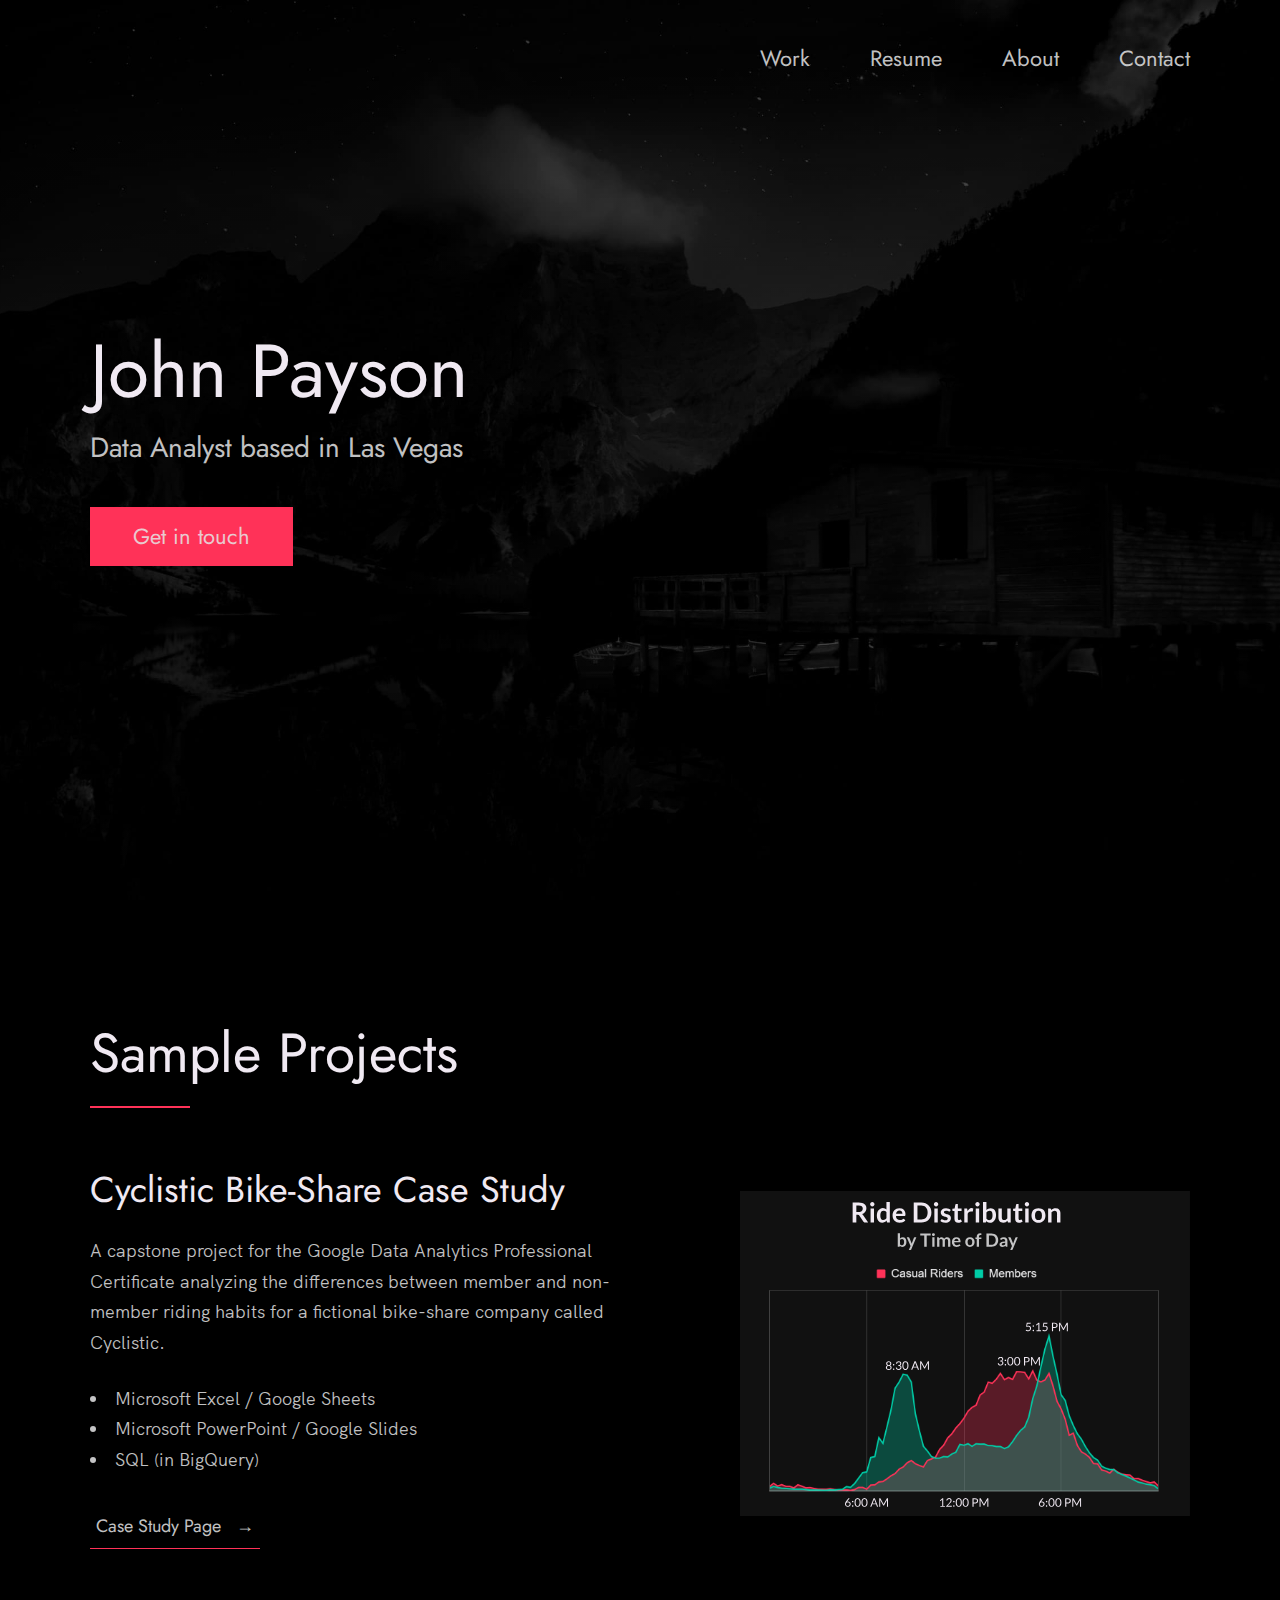
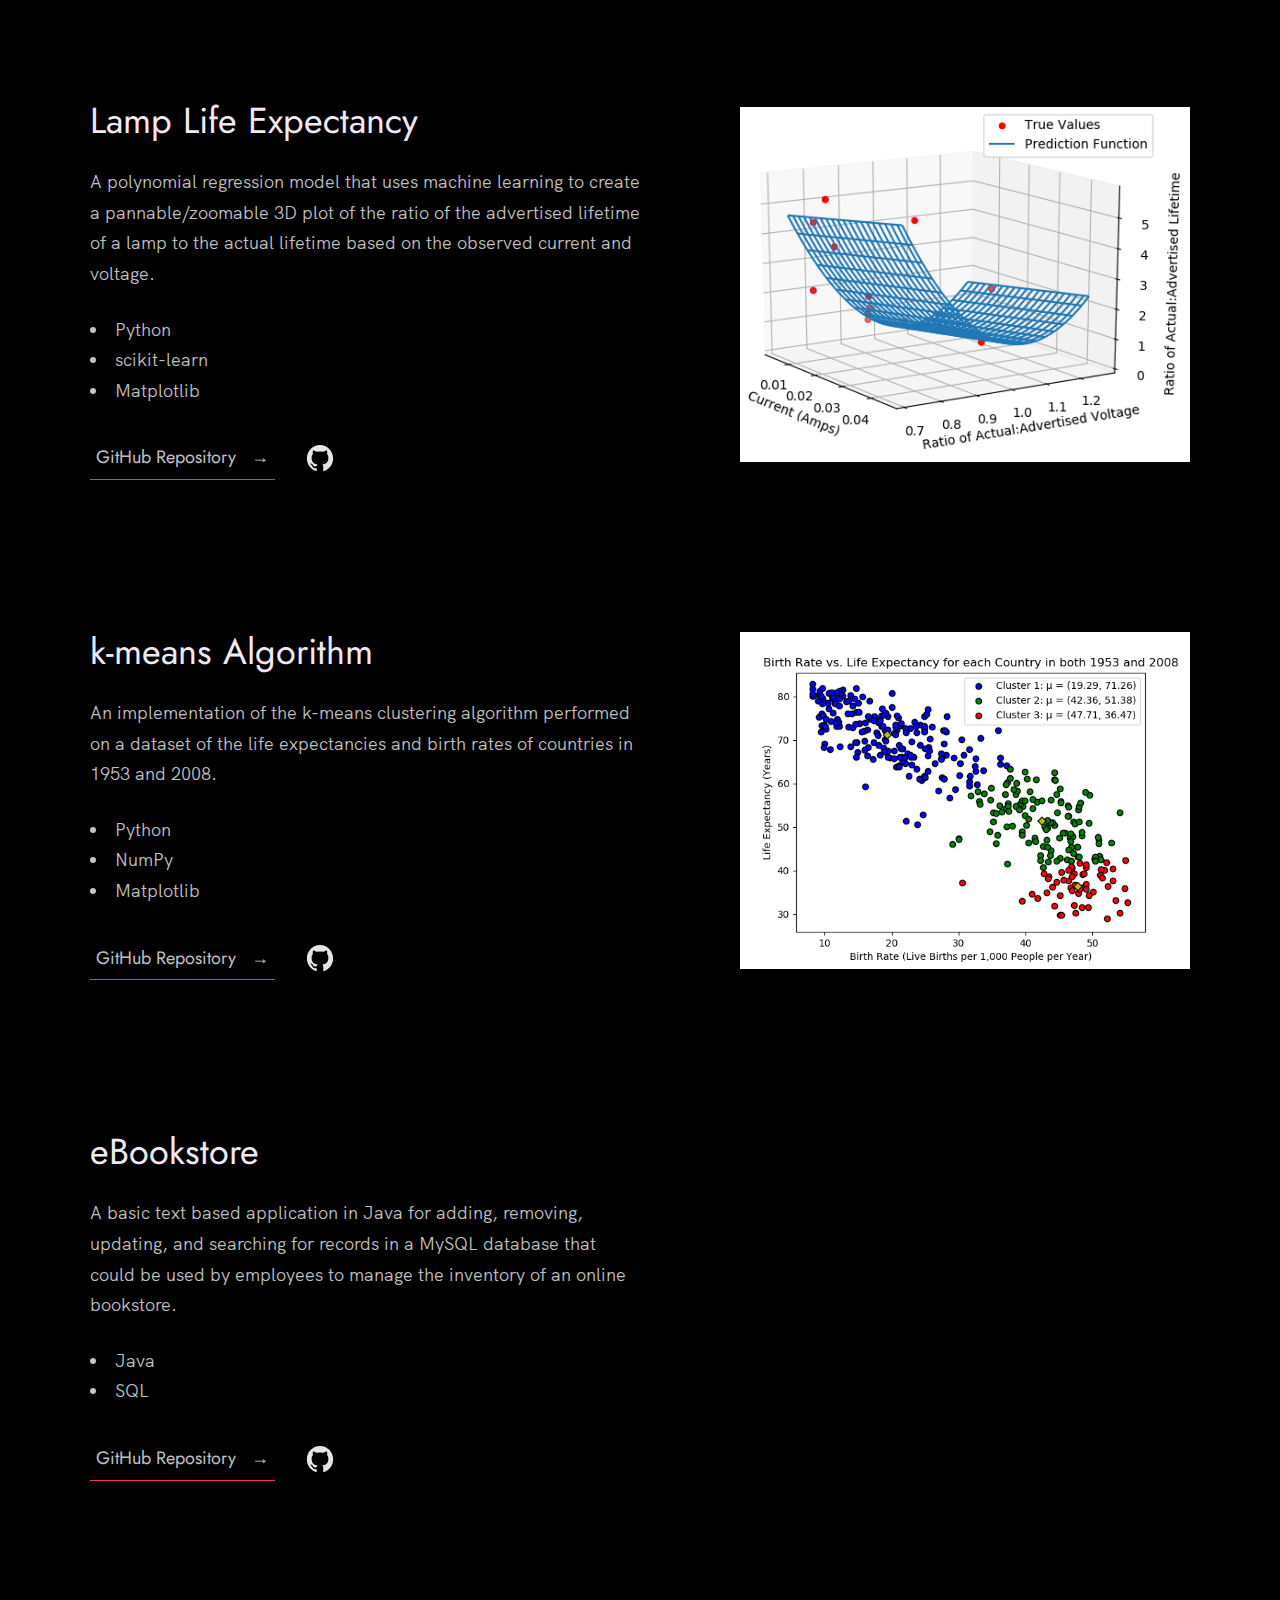
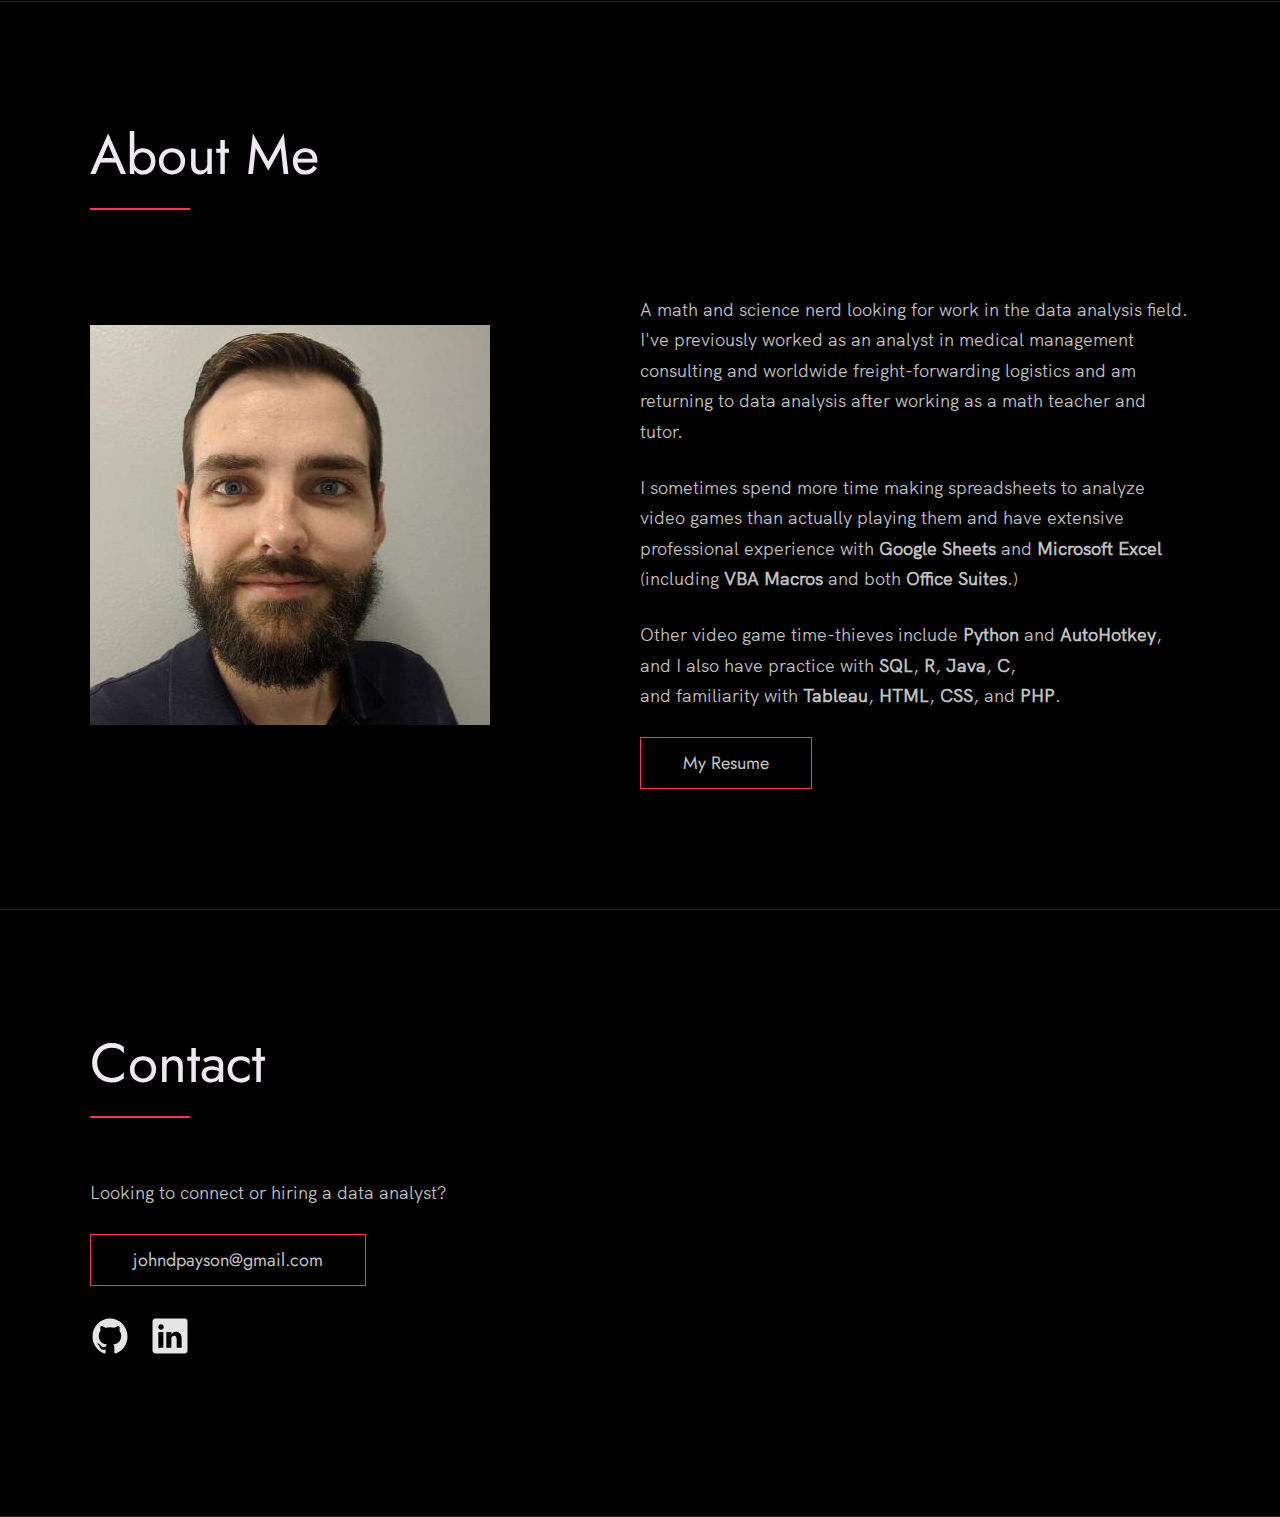
<file: index.html>
<!DOCTYPE html>
<html lang="en">

<head>
  <meta charset="UTF-8" />
  <meta name="viewport" content="width=device-width, initial-scale=1.0" />
  <link rel="shortcut icon" type="image/png" href="./images/favicon.png" />

  <title>
    John Payson | A Data Analyst based in Las Vegas
  </title>

  <meta name="description" content="Data Analyst industrial engineer based in Las Vegas looking for work in person or remote remotely">
  <!-- Add some coding keywords below, Ex: (React, CSS etc) -->
  <meta name="keywords" content="John Payson math statistics coding data analysis Microsoft Excel Google Sheets Office Suites GSuite Google Workspace VBA Macros SQL R Java C Tableau Visualization PowerPoint Slides HTML CSS PHP VLOOKUP Pivot Table INDEX MATCH" />
  <link rel="stylesheet" href="index.css" />
</head>

<body>

  <!-- ***** Header ***** -->

  <header class="header" role="banner" id="top">
    <div class="row">
      <nav class="nav" role="navigation">
        <ul class="nav__items">
          <li class="nav__item"><a href="#work" class="nav__link">Work</a></li>
          <li class="nav__item"><a href="John_Payson_Resume.pdf" class="nav__link">Resume</a></li>
		  <!--<li class="nav__item"><a href="#clients" class="nav__link">Clients</a></li>-->
          <li class="nav__item">
            <a href="#about" class="nav__link">About</a>
          </li>
          <li class="nav__item">
            <a href="#contact" class="nav__link">Contact</a>
          </li>
        </ul>
      </nav>
    </div>
    <div class="header__text-box row">
      <div class="header__text">
        <h1 class="heading-primary">
          <span>John Payson</span>
        </h1>
        <p>Data Analyst based in Las Vegas</p>
        <a href="#contact" class="btn btn--pink">Get in touch</a>
      </div>
    </div>
  </header>

  <main role="main">

    <!-- ***** Work ***** -->

    <section class="work" id="work">
      <div class="row">
        <h2>Sample Projects</h2>
        <div class="work__boxes">

          <div class="work__box">
            <div class="work__text">
              <h3>Cyclistic Bike-Share Case Study</h3>
              <p>
				A capstone project for the Google Data Analytics Professional Certificate analyzing the differences between member and non-member riding habits for a fictional bike-share company called Cyclistic.
              </p>
              <ul class="work__list">
                <li>Microsoft Excel / Google Sheets</li>
                <li>Microsoft PowerPoint / Google Slides</li>
				<li>SQL (in BigQuery)</li>

              </ul>

              <div class="work__links">
				
                <a href="case_study.html" class="link__text">
                  Case Study Page <span>&rarr;</span>
                </a>
              </div>
            </div>
            <div class="work__image-box">
              <img src="./images/cyclistic_preview.svg" class="work__image" alt="A Sample Case Study on Publicly Available Bike-Share Data" />
            </div>
          </div>
		  
          <div class="work__box">
            <div class="work__text">
              <h3>Lamp Life Expectancy</h3>
              <p>
                A polynomial regression model that uses machine learning to create a pannable/zoomable 3D plot of the ratio of the advertised lifetime of a lamp to the actual lifetime based on the observed current and voltage.
              </p>
              <ul class="work__list">
                <li>Python</li>
                <li>scikit-learn</li>
				<li>Matplotlib</li>

              </ul>

              <div class="work__links">
				
                <a href="https://github.com/jpayson/lamp-life-expectancy" class="link__text">
                  GitHub Repository <span>&rarr;</span>
                </a>
                <a href="https://github.com/jpayson/lamp-life-expectancy" title="View Source Code" target="_blank">
                  <img src="./images/github.svg" class="work__code" alt="GitHub">
                </a>
              </div>
            </div>
            <div class="work__image-box">
              <img src="./images/lamplife_example_plot.png" class="work__image" alt="Example Plot of Lamp Life Regression Function" />
            </div>
          </div>

          <div class="work__box">
            <div class="work__text">
              <h3>k-means Algorithm</h3>
              <p>
                An implementation of the k-means clustering algorithm performed on a dataset of the life expectancies and birth rates of countries in 1953 and 2008.
              </p>
              <ul class="work__list">
                <li>Python</li>
                <li>NumPy</li>
                <li>Matplotlib</li>
              </ul>

              <div class="work__links">
                <a href="https://github.com/jpayson/k-means-algorithm" class="link__text">
                  GitHub Repository <span>&rarr;</span>
                </a>
                <a href="https://github.com/jpayson/k-means-algorithm">
                  <img src="./images/github.svg" class="work__code" title="View Source Code" alt="GitHub">
                </a>
              </div>
            </div>
            <div class="work__image-box">
              <img src="./images/k_means_example_figure.png" class="work__image" alt="Example Plot using 3 clusters based on data from 1953 and 2008" />
            </div>
          </div>

          <div class="work__box">
            <div class="work__text">
              <h3>eBookstore</h3>
              <p>
                A basic text based application in Java for adding, removing, updating, and searching for records in a MySQL database that could be used by employees to manage the inventory of an online bookstore.
              </p>
              <ul class="work__list">
                <li>Java</li>
                <li>SQL</li>
              </ul>

              <div class="work__links">
                <a href="https://github.com/jpayson/eBookstore" class="link__text">
                  GitHub Repository <span>&rarr;</span>
                </a>
				
                <a href="https://github.com/jpayson/eBookstore">
                  <img src="./images/github.svg" class="work__code" title="View Source Code" alt="GitHub">
                </a>
              </div>
            </div>
            <!--<div class="work__image-box">
              <img src="./images/project-3.png" class="work__image" alt="Project 3" />
            </div>-->
          </div>
        </div>
      </div>
    </section>

    <!-- ***** Clients ***** --

    <section class="client" id="clients">
      <div class="row">
        <h2>Clients</h2>
        <div class="client__logos">
          <img src="./images/example.png" class="client__logo" alt="Company 2" />
        </div>
      </div>
    </section>
-->
    <!-- ***** About ***** -->
    <section class="about" id="about">
      <div class="row">
        <h2>About Me</h2>
        <div class="about__content">
          <div class="about__text">
            <p>
              A math and science nerd looking for work in the data analysis field. 
		  I've previously worked as an analyst in medical management consulting and worldwide freight-forwarding logistics
		  and am returning to data analysis after working as a math teacher and tutor.
			</p><p>
		  I sometimes spend more time making spreadsheets to analyze video games than actually playing them
		  and have extensive professional experience with <b>Google Sheets</b> and <b>Microsoft Excel</b> <br>
		  (including <b>VBA Macros</b> and both <b>Office Suites</b>.)
			</p><p>
		  Other video game time-thieves include <b>Python</b> and <b>AutoHotkey</b>,<br>
		  and I also have practice with <b>SQL</b>, <b>R</b>, <b>Java</b>, <b>C</b>,<br>
		  and familiarity with <b>Tableau</b>, <b>HTML</b>, <b>CSS</b>, and <b>PHP</b>.
            </p>
            <!-- resume link -->
            <a href="John_Payson_Resume.pdf" class="btn">My Resume</a>
          </div>

          <div class="about__photo-container">
            <img class="about__photo" src="./images/john-payson.jpg" alt="" />
          </div>
        </div>
      </div>
    </section>
  </main>
  
  <!-- ***** Contact ***** -->

  <section class="contact" id="contact">
    <div class="row">
      <h2>Contact</h2>
      <div class="contact__info">
        <p>
          Looking to connect or hiring a data analyst?
        </p>
        <a href="mailto:johndpayson@gmail.com" class="btn">johndpayson@gmail.com</a>
      <ul class="footer__social-links">
        <li class="footer__social-link-item">
          <a href="https://github.com/jpayson" title="Link to Github Profile">
            <img src="./images/github.svg" class="footer__social-image" alt="Github">
          </a>
        </li>
        <li class="footer__social-link-item">
          <a href="https://www.linkedin.com/in/johndpayson/">
            <img src="./images/linkedin.svg" title="Link to Linkedin Profile" class="footer__social-image" alt="Linkedin">
          </a>
        </li>
      </ul>
      </div>
    </div>
  </section>

  <a href="#top" class="back-to-top" title="Back to Top">
    <img src="./images/arrow-up.svg" alt="Back to Top" class="back-to-top__image"/>
  </a>
  <script src="./index.js"></script>
</body>

</html>
</file>
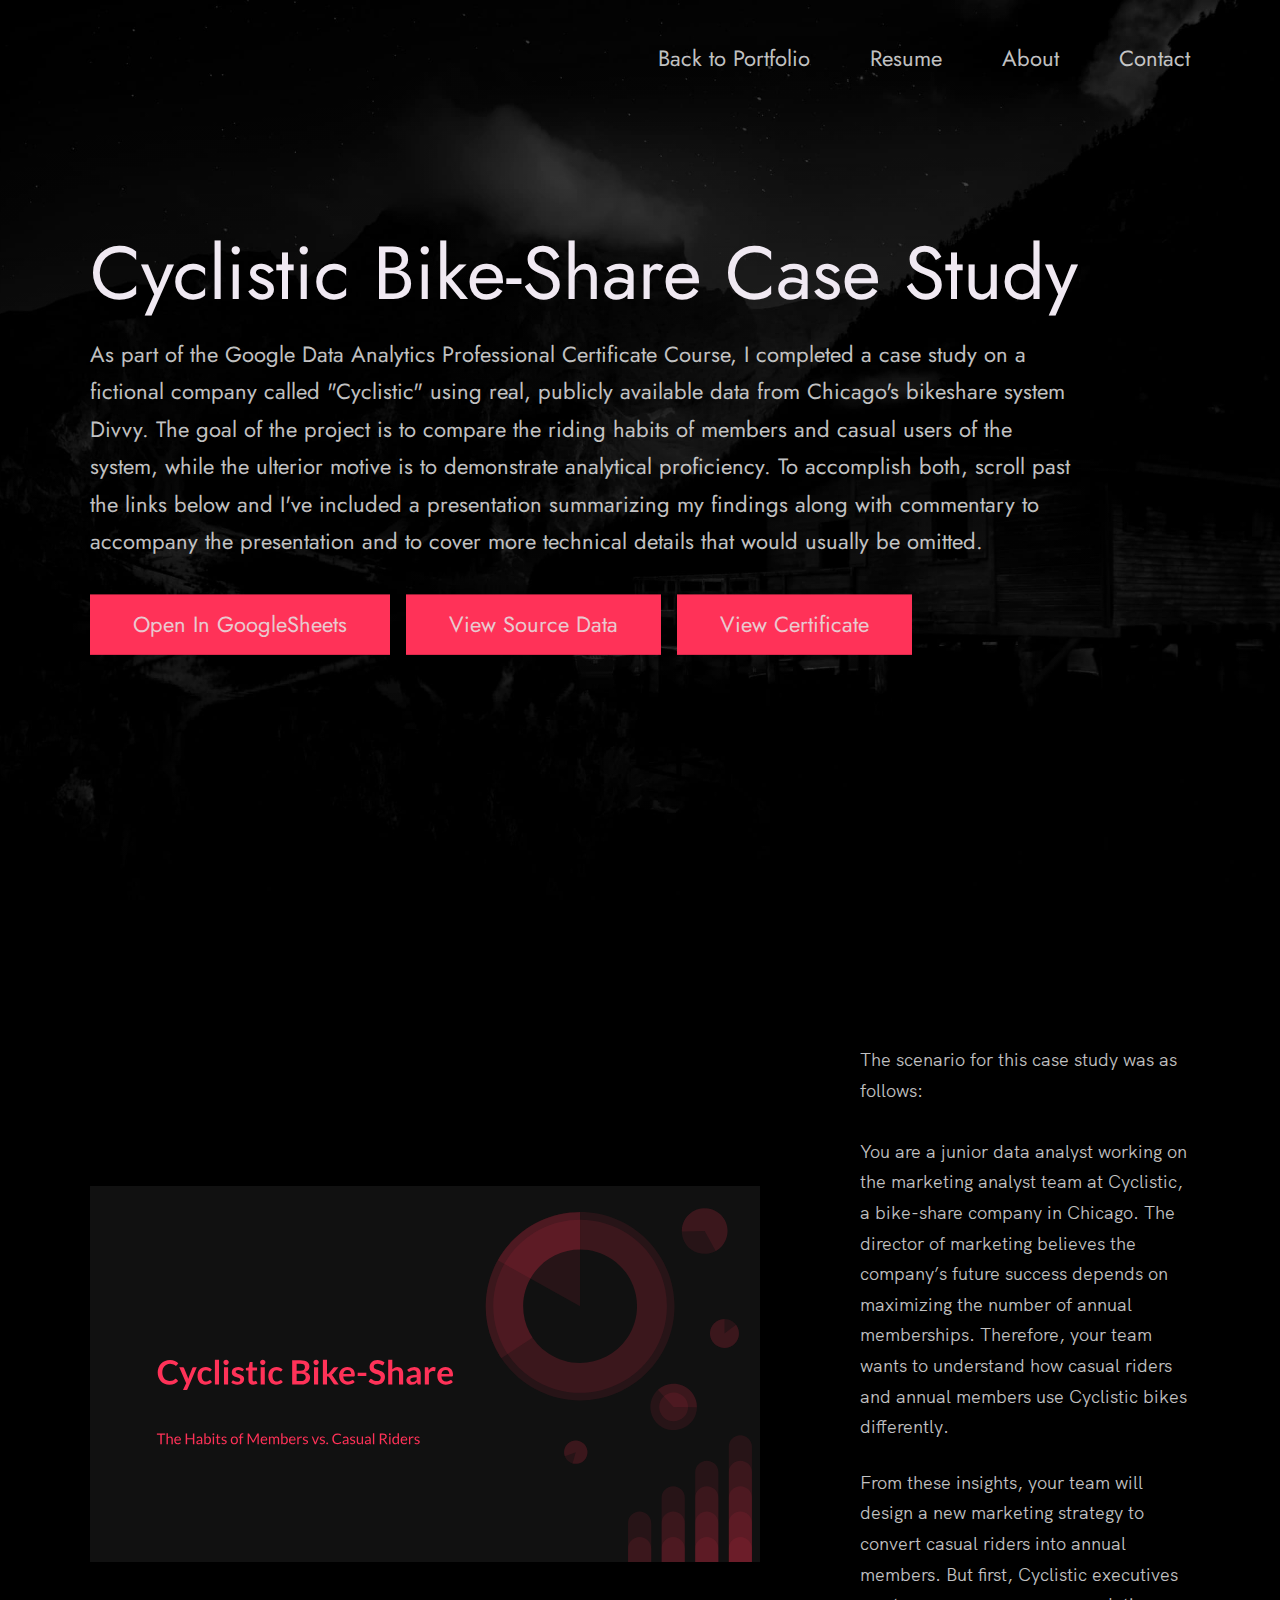
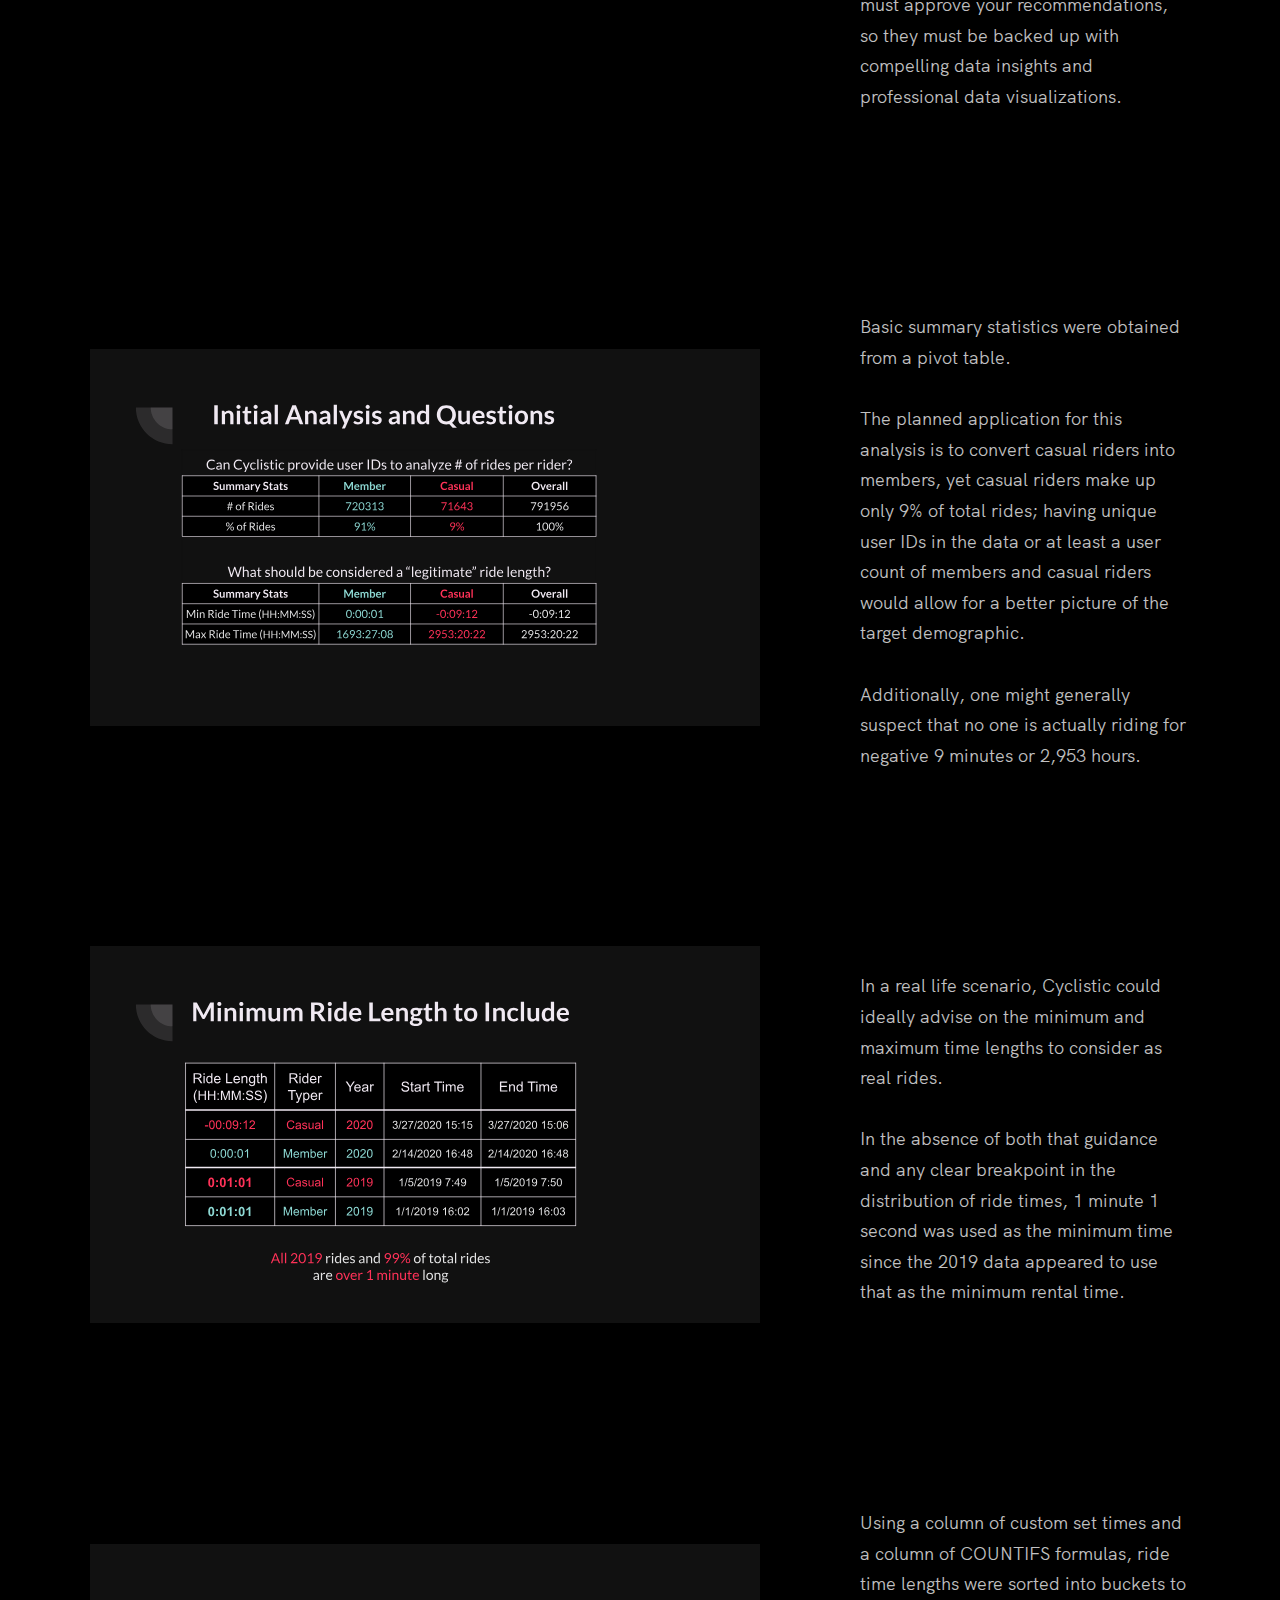
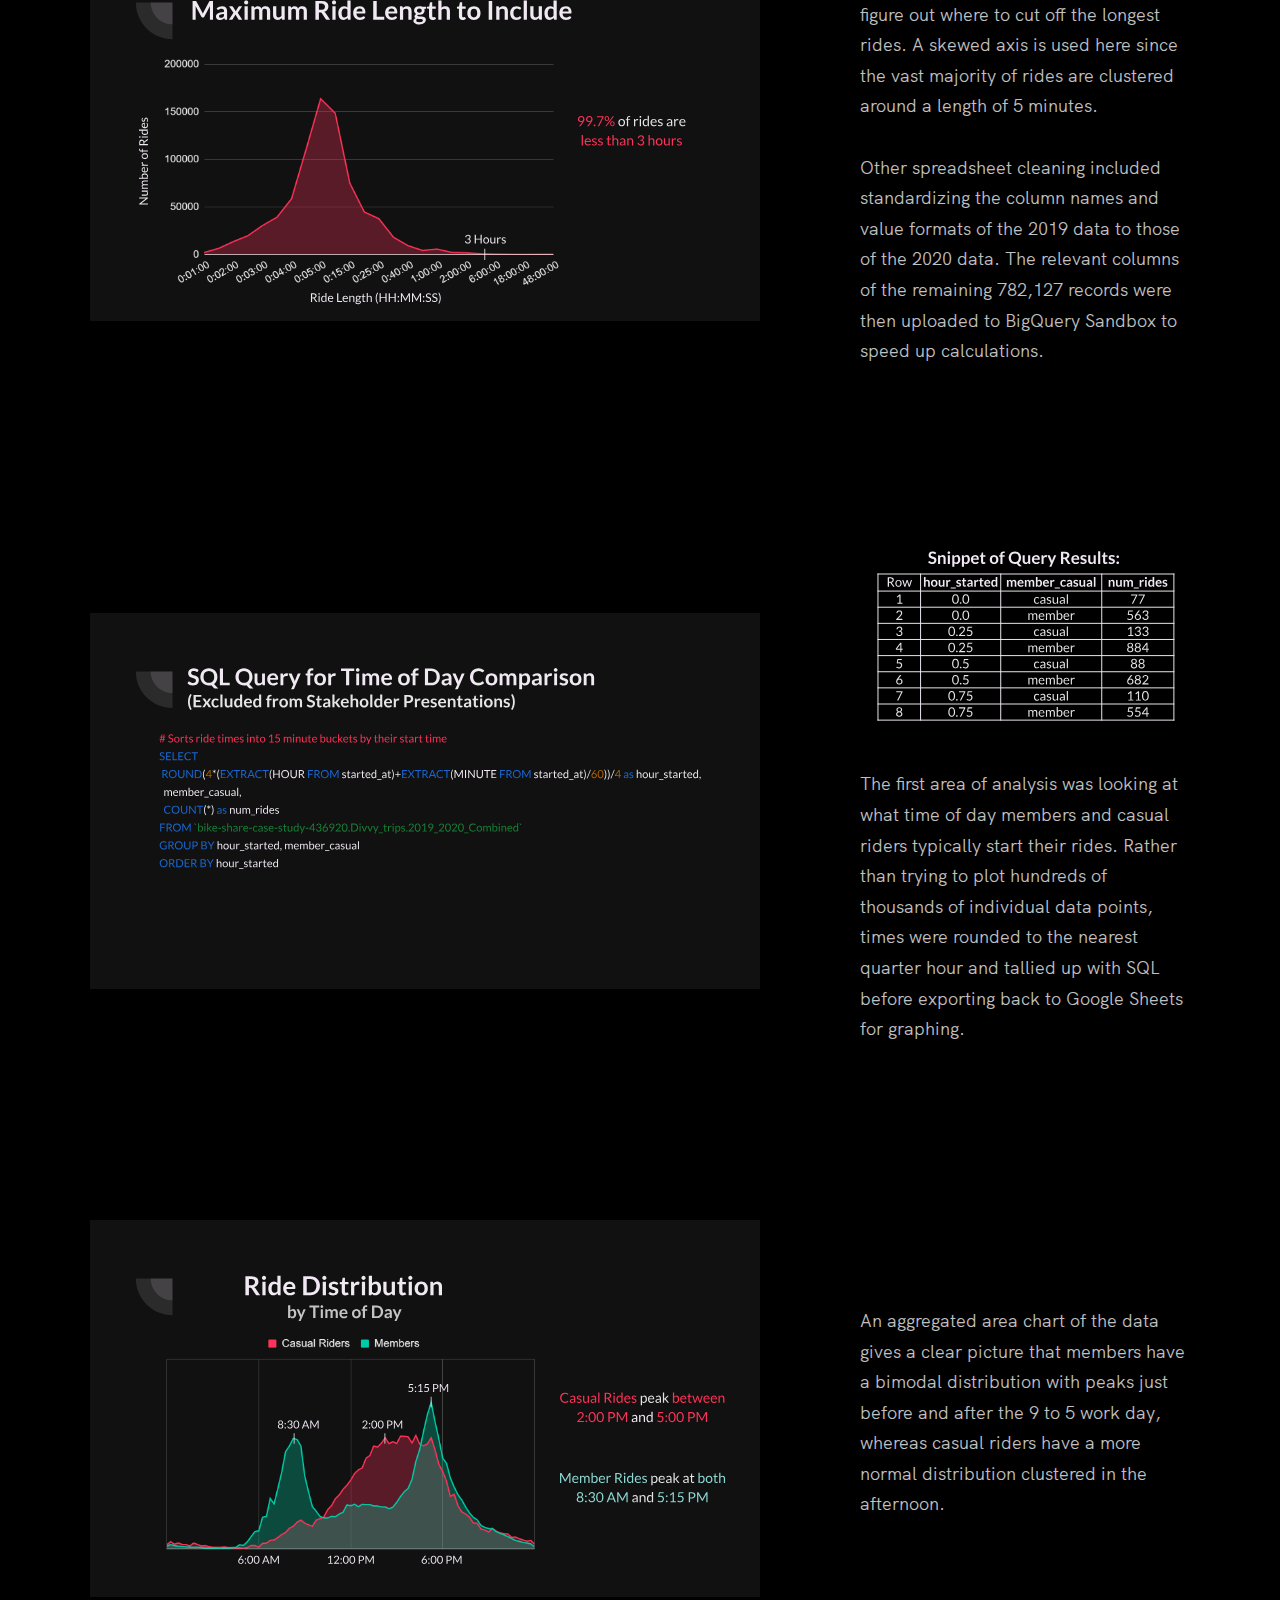
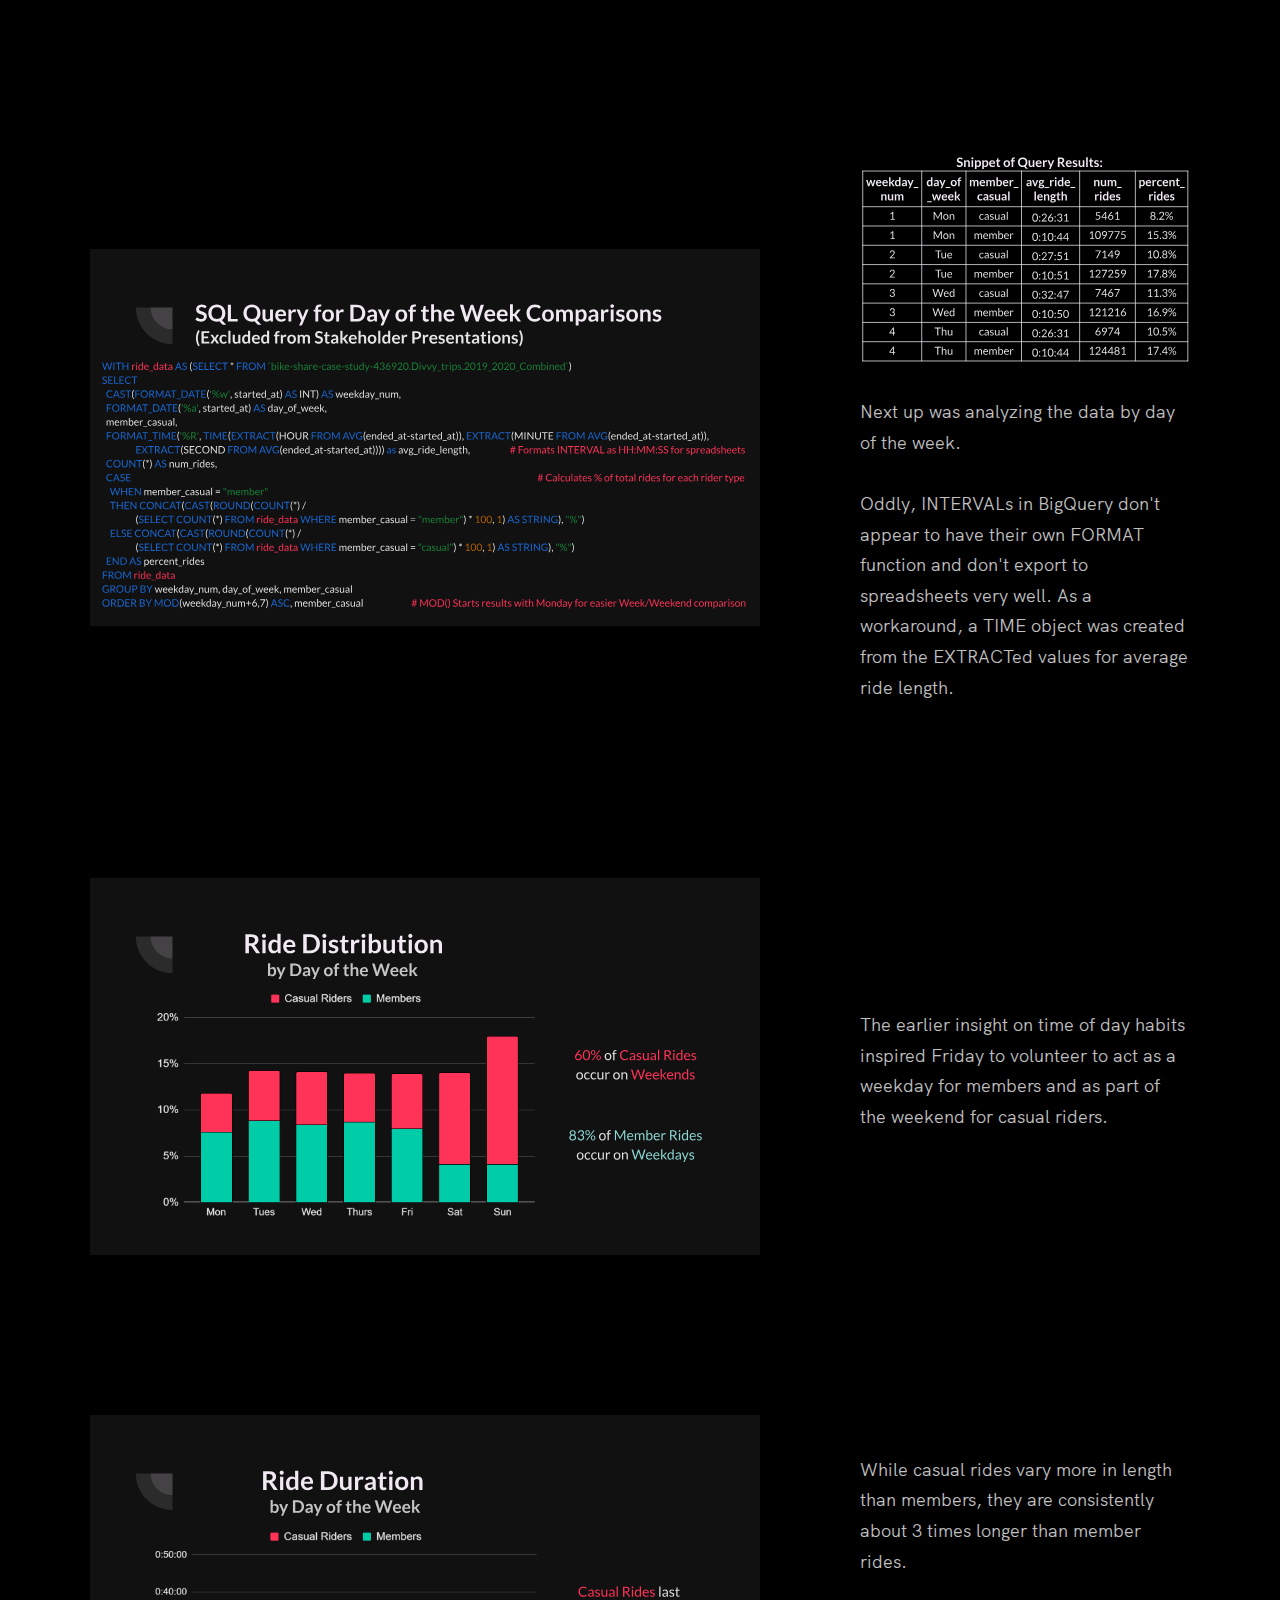
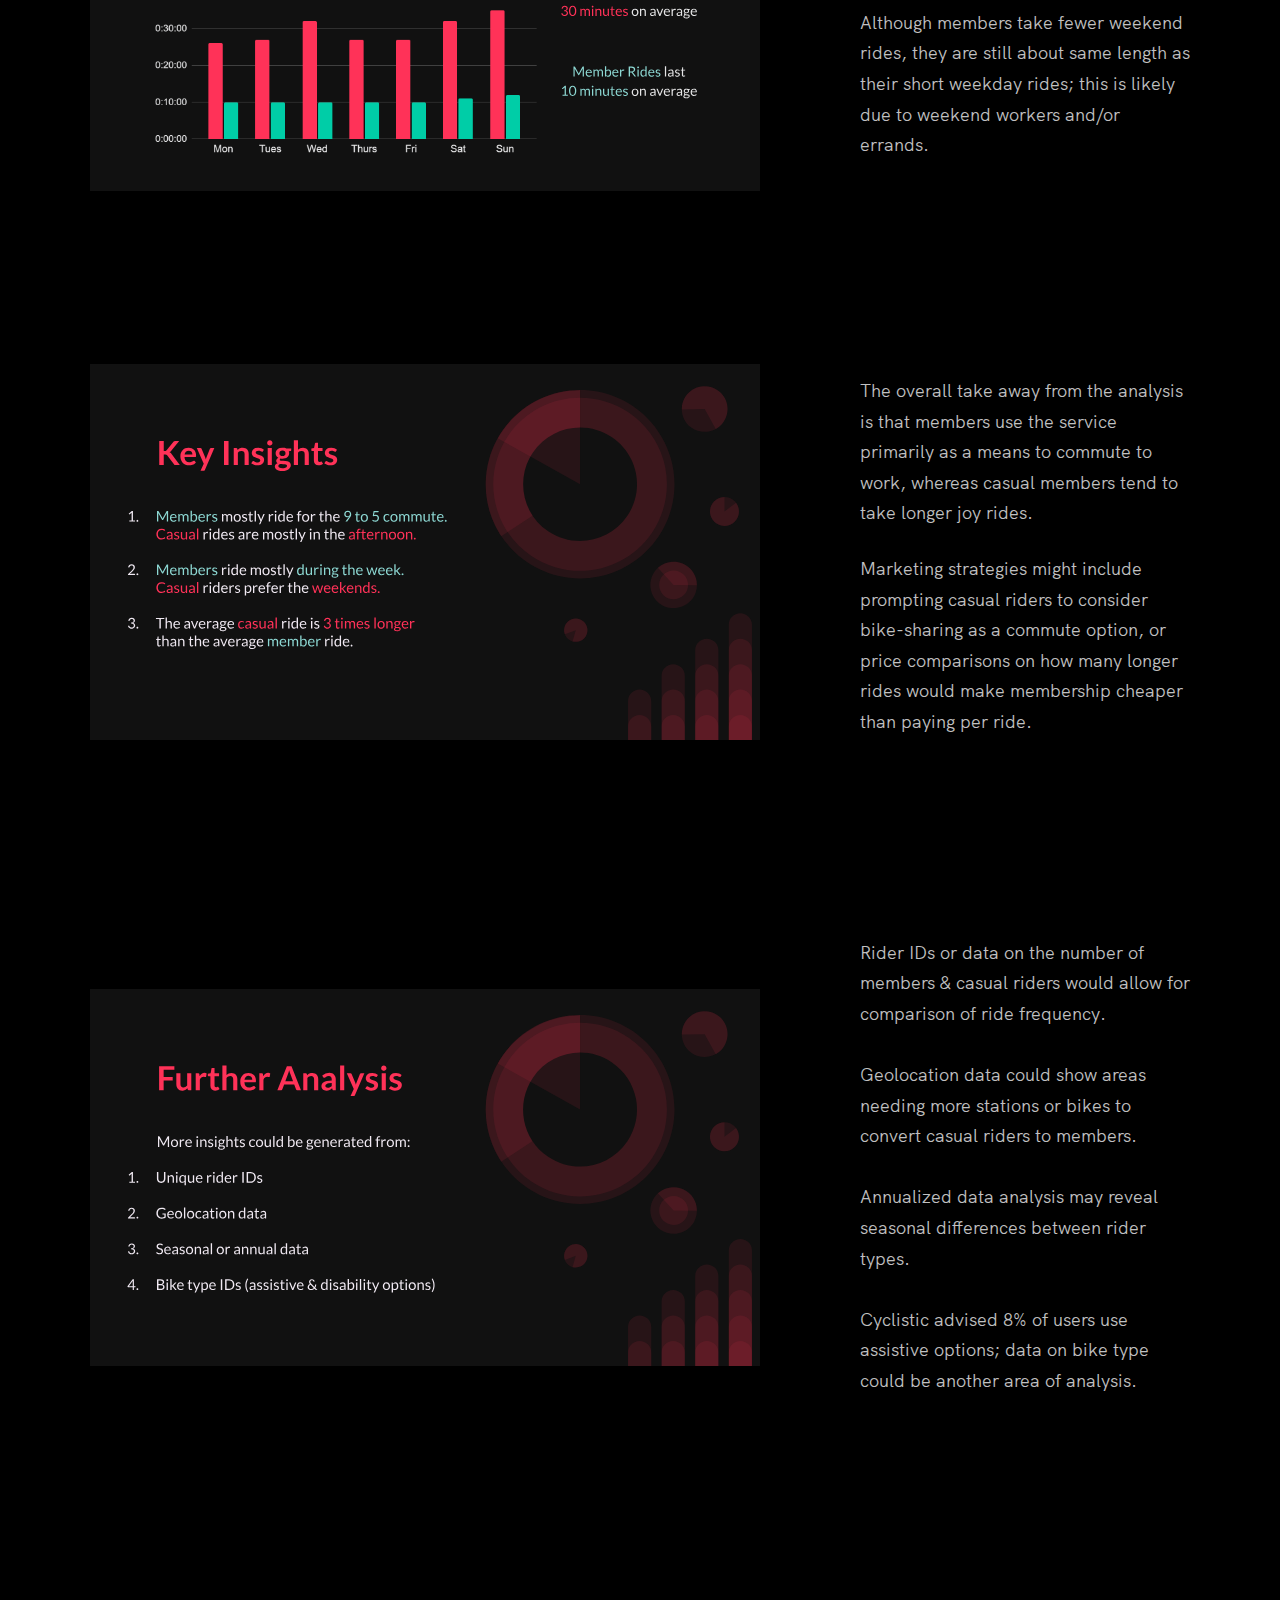
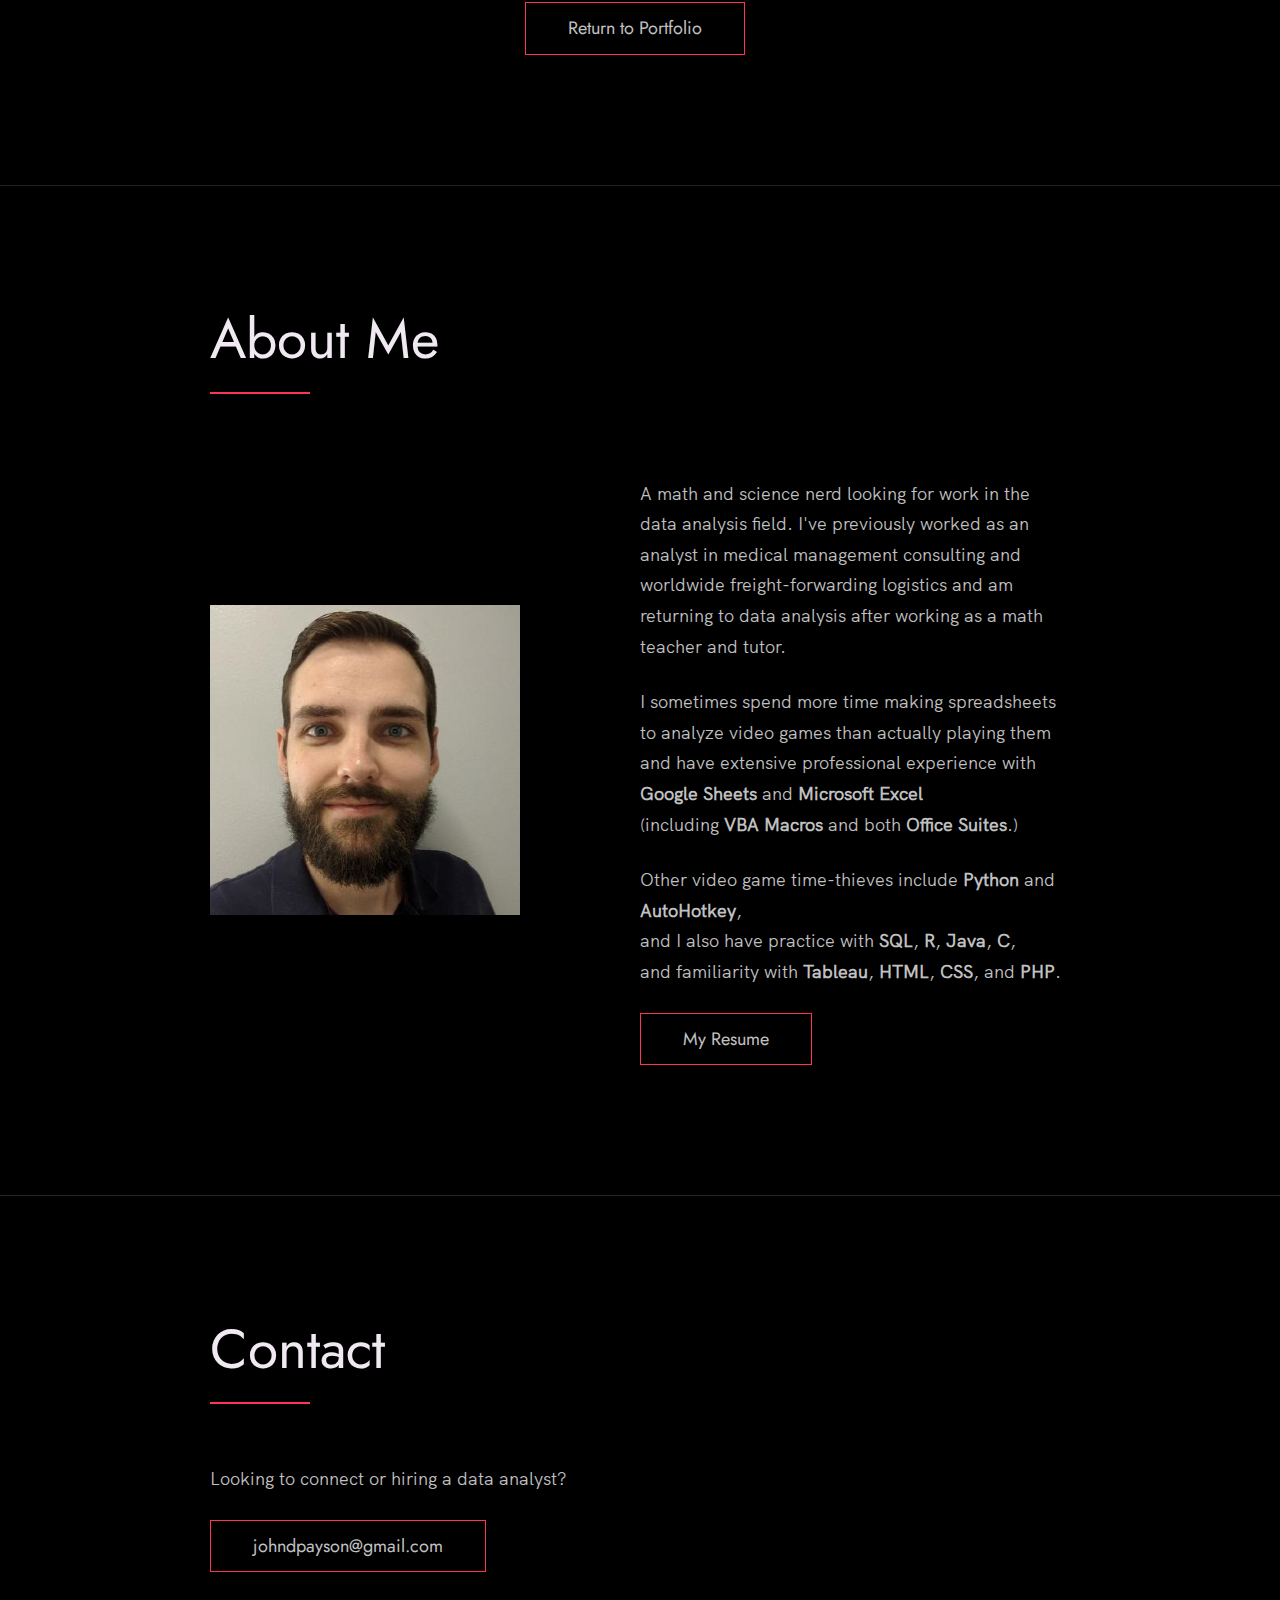
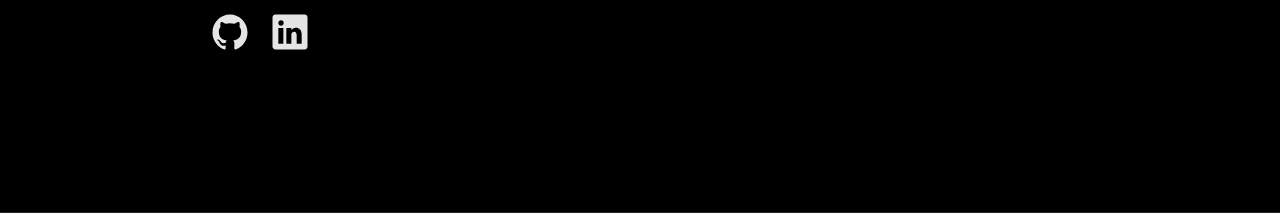
<file: case_study.html>
<!DOCTYPE html>
<html lang="en">

<head>
  <meta charset="UTF-8" />
  <meta name="viewport" content="width=device-width, initial-scale=1.0" />
  <link rel="shortcut icon" type="image/png" href="./images/favicon.png" />

  <title>
    John Payson | Cyclistic Case Study
  </title>

  <meta name="description" content="Data Analyst industrial engineer based in Las Vegas looking for work in person or remote remotely">
  <!-- Add some coding keywords below, Ex: (React, CSS etc) -->
  <meta name="keywords" content="Case study bike share John Payson math statistics coding data analysis Microsoft Excel Google Sheets Office Suites GSuite Google Workspace VBA Macros SQL R Java C Tableau Visualization HTML CSS PHP VLOOKUP Pivot Table INDEX MATCH" />
  <link rel="stylesheet" href="case_study.css" />
</head>

<body>

  <!-- ***** Header ***** -->

  <header class="header" role="banner" id="top">
    <div class="row">
	<div class="shiftx">
      <nav class="nav" role="navigation">
        <ul class="nav__items">
          <li class="nav__item"><a href="index.html" class="nav__link">Back to Portfolio</a></li>
          <li class="nav__item"><a href="John_Payson_Resume.pdf" class="nav__link">Resume</a></li>
          <li class="nav__item">
            <a href="index.html#about" class="nav__link">About</a>
          </li>
          <li class="nav__item">
            <a href="#contact" class="nav__link">Contact</a>
          </li>
        </ul>
      </nav>
    </div>
	</div>
    <div class="header__text-box row">
	<div class="shiftx">
      <div class="header__text">
        <h1 class="heading-primary">
          <span>Cyclistic Bike-Share Case Study</span>
        </h1>
        <p>As part of the Google Data Analytics Professional Certificate Course, I completed a case study on a fictional company called "Cyclistic" using real, publicly available data	from Chicago's bikeshare system Divvy.
		   The goal of the project is to compare the riding habits of members and casual users of the system, while the ulterior motive is to demonstrate analytical proficiency. 
		   To accomplish both, scroll past the links below and I've included a presentation summarizing my findings along
		   with commentary to accompany the presentation and to cover more technical details that would usually be omitted.
		</p>
        <a href="https://docs.google.com/presentation/d/18FmG2T-JtK0GqkQpRoHQAaRqqWMf9aKqXTB5TMc2Qzc/edit?usp=sharing" class="btn btn--pink">Open In GoogleSheets</a>   
		<a href="https://divvybikes.com/system-data" class="btn btn--pink">View Source Data</a>
		<a href="google_certificate.pdf" class="btn btn--pink">View Certificate</a>
      </div>
    </div>
	</div>
  </header>

  <main role="main">

    <!-- ***** project ***** -->

    <section class="project" id="project">
      <div class="row">
        <!--<h2>Sample Projects</h2>-->
        <div class="project__boxes">

          <!-- Each div with the project__box class is a project. -->

          <div class="project__box">
			<div class="project__image-box">
              <img src="./images/slide1_title.svg" class="project__image" alt="" />
            </div>
            <div class="project__text">
              <!--<h3>Header</h3>-->
              <p>
                The scenario for this case study was as follows:<br><br>
				You are a junior data analyst working on the marketing analyst team at Cyclistic, a bike-share
				company in Chicago. The director of marketing believes the company’s future success
				depends on maximizing the number of annual memberships. Therefore, your team wants to
				understand how casual riders and annual members use Cyclistic bikes differently.
			  </p>
			  <p>
			    From these insights, your team will design a new marketing strategy to convert casual riders into annual
				members. But first, Cyclistic executives must approve your recommendations, so they must be
				backed up with compelling data insights and professional data visualizations.
              </p>
            </div>
          </div>
		  
		  <div class="project__box">
			<div class="project__image-box">
              <img src="./images/slide2_stats.svg" class="project__image" alt="" />
            </div>
            <div class="project__text">
              <!--<h3>Header</h3>-->
              <p>
				Basic summary statistics were obtained from a pivot table.<br><br>
				The planned application for this analysis is to convert casual riders into members, yet casual riders make up only 9% of total rides; 
				having unique user IDs in the data or at least a user count of members and casual riders would allow for a better picture of the target demographic.<br><br>
				Additionally, one might generally suspect that no one is actually riding for negative 9 minutes or 2,953 hours.
			  </p>
            </div>
          </div>
		  
		  <div class="project__box">
			<div class="project__image-box">
              <img src="./images/slide3_min_length.svg" class="project__image" alt="" />
            </div>
            <div class="project__text">
              <!--<h3>Header</h3>-->
              <p>
				In a real life scenario, Cyclistic could ideally advise on the minimum and maximum time lengths to consider as real rides.<br><br>
				In the absence of both that guidance and any clear breakpoint in the distribution of ride times, 1 minute 1 second was used as the minimum time
				since the 2019 data appeared to use that as the minimum rental time. 
			  </p>
            </div>
          </div>
		  
		  <div class="project__box">
			<div class="project__image-box">
              <img src="./images/slide4_max_length.svg" class="project__image" alt="" />
            </div>
            <div class="project__text">
              <!--<h3>Header</h3>-->
              <p>
				Using a column of custom set times and a column of COUNTIFS formulas, ride time lengths were sorted into buckets to figure out where to cut off
				the longest rides. A skewed axis is used here since the vast majority of rides are clustered around a length of 5 minutes.<br><br>
				Other spreadsheet cleaning included standardizing the column names and value formats of the 2019 data to those of the 2020 data.
				The relevant columns of the remaining 782,127 records were then uploaded to BigQuery Sandbox to speed up calculations.
			  </p>
            </div>
			
          </div>
		  		  <div class="project__box">
			<div class="project__image-box">
              <img src="./images/slide8_query_time.svg" class="project__image" alt="" />
            </div>
            <div class="project__text">
              <!--<h3>Header</h3>-->
			  <img src="./images/query_time_snippet_black.svg" class="project__image" alt="" />
              <p>
				The first area of analysis was looking at what time of day members and casual riders typically start their rides. 
				Rather than trying to plot hundreds of thousands of individual data points, times were rounded to the nearest quarter hour and tallied up with SQL before exporting back to Google Sheets for graphing.
			  </p>
            </div>
          </div>
		  
		  <div class="project__box">
			<div class="project__image-box">
              <img src="./images/slide9_dist_time.svg" class="project__image" alt="" />
            </div>
            <div class="project__text">
              <!--<h3>Header</h3>-->
              <p>
				An aggregated area chart of the data gives a clear picture that members have a bimodal distribution with peaks just before and after the 9 to 5 work day, 
				whereas casual riders have a more normal distribution clustered in the afternoon.
			  </p>
			  
            </div>
          </div>
		  
		  <div class="project__box">
			<div class="project__image-box">
              <img src="./images/slide5_query_dotw.svg" class="project__image" alt="" />
            </div>
            <div class="project__text">
              <!--<h3>Header</h3>-->
              <img src="./images/query_dotw_snippet_thin_black.svg" class="project__image" alt="" />
			  <p>
				Next up was analyzing the data by day of the week.<br><br>
				Oddly, INTERVALs in BigQuery don't appear to have their own FORMAT function and don't export to spreadsheets very well. 
				As a workaround, a TIME object was created from the EXTRACTed values for average ride length.
			  </p>
            </div>
          </div>
		  
		  <div class="project__box">
			<div class="project__image-box">
              <img src="./images/slide6_dist_dotw.svg" class="project__image" alt="" />
            </div>
            <div class="project__text">
              <!--<h3>Header</h3>-->
              <p>The earlier insight on time of day habits inspired Friday to volunteer to act as a weekday for members and as part of the weekend for casual riders.
			  </p>
            </div>
          </div>
		  
		   <div class="project__box">
			<div class="project__image-box">
              <img src="./images/slide7_length_dotw.svg" class="project__image" alt="" />
            </div>
            <div class="project__text">
              <!--<h3>Header</h3>-->
              <p>
				While casual rides vary more in length than members, they are consistently about 3 times longer than member rides.<br><br>
				Although members take fewer weekend rides, they are still about same length as their short weekday rides; this is likely due to weekend workers and/or errands.
			  </p>
            </div>
          </div>
		  

		  
		 
		  
		  <div class="project__box">
			<div class="project__image-box">
              <img src="./images/slide10_key_insights.svg" class="project__image" alt="" />
            </div>
            <div class="project__text">
              <!--<h3>Header</h3>-->
              <p>
				The overall take away from the analysis is that members use the service primarily as a means to commute to work, whereas casual members tend to take longer joy rides.
			  </p>
			  <p>
				Marketing strategies might include prompting casual riders to consider bike-sharing as a commute option, or price comparisons on how many longer rides would make membership cheaper than paying per ride.
			  </p>
            </div>
          </div>
		  
		  <div class="project__box">
			<div class="project__image-box">
              <img src="./images/slide11_further_analysis.svg" class="project__image" alt="" />
            </div>
            <div class="project__text">
              <!--<h3>Header</h3>-->
              <p>
				Rider IDs or data on the number of members & casual riders would allow for comparison of ride frequency.<br><br>
				Geolocation data could show areas needing more stations or bikes to convert casual riders to members.<br><br>
				Annualized data analysis may reveal seasonal differences between rider types.<br><br>
				Cyclistic advised 8% of users use assistive options; data on bike type could be another area of analysis.<br><br>
			  </p>
            </div>
          </div>
		  <center><a href="index.html" class="btn">Return to Portfolio</a></center>
          </div>
		  
        </div>
      </div>
	 
    </section>


    <!-- ***** About ***** -->
    <section class="about" id="about">
      <div class="row">
	  <div class="shift">
        <h2>About Me</h2>
        <div class="about__content">
          <div class="about__text">
            <p>
              A math and science nerd looking for work in the data analysis field. 
		  I've previously worked as an analyst in medical management consulting and worldwide freight-forwarding logistics
		  and am returning to data analysis after working as a math teacher and tutor.
			</p><p>
		  I sometimes spend more time making spreadsheets to analyze video games than actually playing them
		  and have extensive professional experience with <b>Google Sheets</b> and <b>Microsoft Excel</b> <br>
		  (including <b>VBA Macros</b> and both <b>Office Suites</b>.)
			</p><p>
		  Other video game time-thieves include <b>Python</b> and <b>AutoHotkey</b>,<br>
		  and I also have practice with <b>SQL</b>, <b>R</b>, <b>Java</b>, <b>C</b>,<br>
		  and familiarity with <b>Tableau</b>, <b>HTML</b>, <b>CSS</b>, and <b>PHP</b>.
            </p>
            <a href="John_Payson_Resume.pdf" class="btn">My Resume</a>
          </div>

          <div class="about__photo-container">
            <img class="about__photo" src="./images/john-payson.jpg" alt="" />
          </div>
        </div>
      </div>
	  </div>
    </section>
  </main>
  
  <!-- ***** Contact ***** -->

  <section class="contact" id="contact">
    <div class="row">
	<div class="shift">
      <h2>Contact</h2>
      <div class="contact__info">
        <p>
          Looking to connect or hiring a data analyst?
        </p>
        <a href="mailto:johndpayson@gmail.com" class="btn">johndpayson@gmail.com</a>
      <ul class="footer__social-links">
        <li class="footer__social-link-item">
          <a href="https://github.com/jpayson" title="Link to Github Profile">
            <img src="./images/github.svg" class="footer__social-image" alt="Github">
          </a>
        </li>
        <li class="footer__social-link-item">
          <a href="https://www.linkedin.com/in/johndpayson/">
            <img src="./images/linkedin.svg" title="Link to Linkedin Profile" class="footer__social-image" alt="Linkedin">
          </a>
        </li>
      </ul>
      </div>
	</div>
    </div>
  </section>

  <a href="#top" class="back-to-top" title="Back to Top">
    <img src="./images/arrow-up.svg" alt="Back to Top" class="back-to-top__image"/>
  </a>
  <script src="./index.js"></script>
</body>

</html>
</file>
<file: index.css>
/* --------------------------------------- */
/* ----- Basic Setup ----- */
/* --------------------------------------- */

@font-face {
    font-family: 'Hk Grotesk';
    font-style: normal;
    font-weight: 400;
    src: url('./fonts/HKGrotesk-Regular.woff') format('woff');
}

@font-face {
    font-family: 'Jost';
    font-style: normal;
    font-weight: 400;
    src: url('./fonts/Jost-Regular.ttf') format('woff');
}

* {
    margin: 0;
    padding: 0;
    box-sizing: inherit;
}

:root {
    --font-size-small: 1.8rem;
    --font-size-normal: 2.2rem;
    --font-size-medium: 2.8rem;
    --font-size-medium-1: 3.6rem;
    --font-size-large: 5.5rem;
    --font-size-huge: 7.5rem;
    --font-stack: 'Hk Grotesk', sans-serif;

    --line-height-normal: 1.7;
    --line-height-small: 1.2;

    --black: #000;
    --pink: #ff3258;
    --white: #f0e9f2;
    --white-1: #e5e5e6da;


    --container-max-width: 1180px;
    --container-normal-width: 800px;
    --container-medium-width: 700px; 
    --container-small-width: 500px;

    --gutter-huge: 12rem;
    --gutter-medium: 6rem;
    --gutter-normal: 3rem;
    --gutter-small-1: 2.5rem;
    --gutter-small: 2rem;

    --border-light: 1px solid rgb(36, 35, 35);
}

html {
    font-size: 62.5%; /* (16/10)*100 = 62.5% => 1rem = 10px */
    box-sizing: border-box;
    scroll-behavior: smooth;
}

@media(max-width: 1000px) {
    html {
        font-size: 52%;
    }
}

body {
    font-size: var(--font-size-small);
    font-family: var(--font-stack);
    font-weight: 400;
    color: var(--white-1);
    line-height: var(--line-height-normal);
    background: var(--black);
    overflow-x: hidden;
}

.row {
    max-width: var(--container-max-width);
    margin: 0 auto;
}

@media(max-width: 1340px) {
    .row {
        max-width: 1100px;
    }
}

@media(max-width: 1240px) {
    .row {
        padding: 0 var(--gutter-medium);
    }
}

@media(max-width: 600px) {
    .row {
        padding: 0 var(--gutter-normal);
    }
}

@media(max-width: 600px) {
    .row {
        padding: 0 var(--gutter-small);
    }
}

section {
    padding: var(--gutter-huge) 0;
    border-bottom: var(--border-light);
}

img {
    object-fit: contain;
    max-width: 100%;
}

/* --------------------------------------- */
/* ----- Headlines and Paragraphs ----- */
/* --------------------------------------- */

h1,
h2,
h3 {
    font-family: 'Jost', sans-serif;
    font-weight: 400;
    line-height: var(--line-height-small);
    color: var(--white);
}

.heading-primary {
    line-height: 1;
    font-size: var(--font-size-huge);
    font-weight: 400;
}

@media(max-width: 900px) {
    .heading-primary {
        font-size: 6.5rem;
    }
}

h2 {
    font-size: var(--font-size-large);
    margin-bottom: var(--gutter-medium);
}

h2::after {
    content: '';
    display: block;
    height: 2px;
    width: 10rem;
    background: var(--pink);
    margin: var(--gutter-small) 0;
}

h3 {
    font-size: var(--font-size-medium-1);
    margin-bottom: var(--gutter-small);
}

@media(max-width: 500px) {
    .heading-primary {
        font-size: var(--font-size-large);
    }

    h2 {
        font-size: var(--font-size-medium-1);
    }

    h3 {
        font-size: var(--font-size-medium);
    }
}

p {
    margin: var(--gutter-small-1) 0;
}

@media(max-width: 1200px) {
    p { 
        max-width: var(--container-small-width);
    }
}

/* --------------------------------------- */
/* ----- Buttons and Links ----- */
/* --------------------------------------- */

a {
    color: var(--white);
    font-weight: 400;
    font-family: 'Jost', sans-serif;
    transition: all .2s;
    outline: 2px solid transparent;
}

::-moz-focus-inner {
    border: 0;
}

button:focus,
a:focus {
    outline: 2px solid var(--pink);
}

body:not(.user-is-tabbing) button:focus,
body:not(.user-is-tabbing) a:focus {
    outline: none;
}

.link:hover {
    color: var(--pink);
}

.btn {
    position: relative;
    display: inline-block;
    padding: 1rem 4.2rem;
    text-decoration: none;
    color: inherit;
    border: 1px solid  var(--pink);
    font-weight: 400;
}

.btn:focus {
    outline: none;
}

.btn::after {
    content: '';
    display: block;
    position: absolute;
    top: 0;
    left: 0;
    right: 100%;
    background: var(--white);
    height: 100%;
    z-index: -1;
    transition: all 0.2s cubic-bezier(1, 0.68, 0.16, 0.9);
}

.btn:hover::after,
.btn:focus::after {
    right: 0;
    background: var(--pink);
}

.btn--pink {
    background: var(--pink);
    transition: all 0.2s;
}

.btn--pink::after {
    display: none;
}

.btn--pink:hover,
.btn--pink:focus {
    background: transparent;
}

.link__text {
    position: relative;
    display: inline-block;
    padding: .6rem;
    color: inherit;
    text-decoration: none;
    border-bottom: 1px solid var(--pink);
}

.link__text::after {
    content: '';
    display: block;
    position: absolute;
    top: 0;
    left: 0;
    right: 100%;
    background: var(--white);
    height: 100%;
    z-index: -1;
    transition: all 0.2s cubic-bezier(1, 0.68, 0.16, 0.9);
}

.link__text:focus {
    outline: none;
}

.link__text:hover::after,
.link__text:focus:after {
    right: 0;
    background: var(--pink);
}

.link__text span {
    padding-left: 1rem;
    font-family: sans-serif;
}

/* ----- Back to Top ----- */

.back-to-top {
    position: fixed;
    bottom: 4rem;
    right: 4rem;
    display: flex;
    justify-content: center;
    align-items: center;
    height: 5.5rem;
    width: 5.5rem;
    background-color: var(--pink);
    border-radius: 50%;
    z-index: 10;
    visibility: hidden;
    transition: all .4s;
}

.back-to-top__image {
    height: 70%;
}

@media(max-width: 900px) {
    .back-to-top {
        right: 2rem;
    }
}

@media(max-width: 500px) {
    .back-to-top {
        right: 1rem;
    }
}

/* --------------------------------------- */
/* ----- Navigation ----- */
/* --------------------------------------- */

.nav {
    display: flex;
    justify-content: flex-end;
    padding: var(--gutter-normal) 0;
}

.nav__items {
    display: flex;
    list-style: none;
}

.nav__item:not(:last-child) {
    margin-right: var(--gutter-medium);
}

@media(max-width: 500px) {
    .nav {
        justify-content: center;
    }
}

@media(max-width: 400px) {
    .nav__item:not(:last-child) {
        margin-right: var(--gutter-normal);
    }
}

@media(max-width: 300px) {
    .nav {
        font-size: var(--font-size-small);
    }
}

.nav__link {
    position: relative;
    display: inline-block;
    padding: 1rem 0;
    text-decoration: none;
    color: inherit;
    transition: all .2s;
}

.nav__link::after {
    content: '';
    position: absolute;
    bottom: 0;
    left: 0;
    right: 100%;
    display: inline-block;
    height: 1rem;
    background: var(--white);
    transition: all 0.25s cubic-bezier(1, 0.68, 0.16, 0.9);
}

.nav__link:hover {
    color: var(--pink);
}

.nav__link:hover::after {
    right: 0;
    height: 2px;
    background: var(--pink);
}

/* --------------------------------------- */
/* ----- Header ----- */
/* --------------------------------------- */

.header {
    background: linear-gradient(rgba(0,0,0, .1), rgba(0,0,0, .4)), 
        url('./images/header.jpg');
    height: 100vh;
    background-size: cover;
    background-position: center;
    background-attachment: fixed;
    font-size: var(--font-size-normal);
}

.header__text {
    position: absolute;
    top: 50%;
    transform: translateY(-50%);
}

.header__text p {
    margin: 1.5rem 0 3.5rem;
    max-width: var(--container-medium-width);
    font-family: 'Jost', sans-serif;
    font-size: var(--font-size-medium);
}

@media(max-width: 500px) {
    .header {
        text-align: center;
    }

    .header__text p {
        transform: scale(.8);
    }
}

/* --------------------------------------- */
/* ----- Work ----- */
/* --------------------------------------- */

.work__box {
    display: flex;
    align-items: center;
}

@media(max-width: 1200px) {
    .work__box {
        align-items: initial;
        flex-direction: column-reverse;
    }
}

.work__box:not(:last-child) {
    margin-bottom: 15rem;
}

@media(max-width: 500px) {
    .work__box:not(:last-child) {
        margin-bottom: 20rem;
    }
}

.work__links {
    display: flex;
    align-items: center;
}

.work__text {
    flex: 0 0 50%;
}

.work__list {
    /* list-style-type: square; */
    list-style-position: inside;
    margin-bottom: var(--gutter-normal);
}

.work__code {
    display: block;
    height: 3rem;
    margin-left: var(--gutter-normal);
    transition: all .3s;
}

.work__code:hover {
    transform: scale(1.2);
}

.work__image-box {
    margin-bottom: var(--gutter-normal);
}

@media(min-width: 901px) {
    .work__image-box {
        flex: 1;
        margin: 0 0 0 10rem;
    }
}

@media(max-width: 900px) {
    .work__code {
        height: 4rem;
    }
}

/* --------------------------------------- */
/* ----- Clients ----- */
/* --------------------------------------- */

.client__logos {
    display: flex;
    justify-content: space-between;
    filter: invert(100%) grayscale(100%) opacity(.8);
}

.client__logo {
    height: 6.5rem;
    max-width: 18rem;
}

@media(max-width: 1240px) {
    .client__logos {
        overflow-x: scroll;
        padding: var(--gutter-normal);
    }

    .client__logo:not(:last-of-type) {
        margin-right: var(--gutter-medium);
    }
}

/* --------------------------------------- */
/* ----- About ----- */
/* --------------------------------------- */

.about__content {
    display: flex;
    flex-direction: row-reverse;
    align-items: center;
}

@media(max-width: 1200px) {
    .about__content {
        flex-direction: column-reverse;
        align-items: initial;
    }
}

.about__photo-container {
    margin-bottom: var(--gutter-normal);
}

@media(min-width: 901px) {
    .about__text {
        flex: 0 0 50%;
    }
    
    .about__photo-container {
        flex: 1;
        margin: 0 var(--gutter-huge) 0 0;
    }
}

/* --------------------------------------- */
/* ----- Contact ----- */
/* --------------------------------------- */

.contact__info {
    max-width: var(--container-medium-width);
}

/* --------------------------------------- */
/* ----- Footer ----- */
/* --------------------------------------- */

.footer {
    text-align: center;
    padding: var(--gutter-medium) 0 var(--gutter-normal);
}

.footer__social-links {
    display: flex;
    justify-content: left;
    padding: var(--gutter-normal) 0;
    list-style: none;
}

.footer__social-link-item:not(:last-of-type) {
    margin-right: var(--gutter-small);
}

.footer__social-image {
    height: 4rem;
}

.footer__github-buttons {
    display: flex;
    justify-content: center;
}

.footer__github-buttons iframe {
    height: 2.5rem;
    width: 84px;
    transform: translateY(3px);
}

@media(max-width: 500px) {
    .footer {
        padding: var(--gutter-medium) 0;
    } 
}
</file>
<file: case_study.css>
/* --------------------------------------- */
/* ----- Basic Setup ----- */
/* --------------------------------------- */

@font-face {
    font-family: 'Hk Grotesk';
    font-style: normal;
    font-weight: 400;
    src: url('./fonts/HKGrotesk-Regular.woff') format('woff');
}

@font-face {
    font-family: 'Jost';
    font-style: normal;
    font-weight: 400;
    src: url('./fonts/Jost-Regular.ttf') format('woff');
}

* {
    margin: 0;
    padding: 0;
    box-sizing: inherit;
}

:root {
    --font-size-small: 1.8rem;
    --font-size-normal: 2.2rem;
    --font-size-medium: 2.8rem;
    --font-size-medium-1: 3.6rem;
    --font-size-large: 5.5rem;
    --font-size-huge: 7.5rem;
    --font-stack: 'Hk Grotesk', sans-serif;

    --line-height-normal: 1.7;
    --line-height-small: 1.2;

    --black: #000;
    --pink: #ff3258;
    --white: #f0e9f2;
    --white-1: #e5e5e6da;


    --container-max-width: 1480px;
    --container-normal-width: 800px;
    --container-medium-width: 700px; 
    --container-small-width: 500px;

    --gutter-huge: 12rem;
    --gutter-medium: 6rem;
    --gutter-normal: 3rem;
    --gutter-small-1: 2.5rem;
    --gutter-small: 2rem;

    --border-light: 1px solid rgb(36, 35, 35);
}

html {
    font-size: 62.5%; /* (16/10)*100 = 62.5% => 1rem = 10px */
    box-sizing: border-box;
    scroll-behavior: smooth;
}

@media(max-width: 1000px) {
    html {
        font-size: 52%;
    }
}

body {
    font-size: var(--font-size-small);
    font-family: var(--font-stack);
    font-weight: 400;
    color: var(--white-1);
    line-height: var(--line-height-normal);
    background: var(--black);
    overflow-x: hidden;
}

.row {
    max-width: var(--container-max-width);
    margin: 0 auto;
}

@media(max-width: 1340px) {
    .row {
        max-width: 1100px;
    }
}

@media(max-width: 1240px) {
    .row {
        padding: 0 var(--gutter-medium);
    }
}

@media(max-width: 600px) {
    .row {
        padding: 0 var(--gutter-normal);
    }
}

@media(max-width: 600px) {
    .row {
        padding: 0 var(--gutter-small);
    }
}

section {
    padding: var(--gutter-huge) 0;
    border-bottom: var(--border-light);
}

img {
    object-fit: contain;
    max-width: 100%;
}

.shift {
    padding: 0 var(--gutter-huge);
}


/* --------------------------------------- */
/* ----- Headlines and Paragraphs ----- */
/* --------------------------------------- */

h1,
h2,
h3 {
    font-family: 'Jost', sans-serif;
    font-weight: 400;
    line-height: var(--line-height-small);
    color: var(--white);
}

.heading-primary {
    line-height: 1;
    font-size: var(--font-size-huge);
    font-weight: 400;
}

@media(max-width: 900px) {
    .heading-primary {
        font-size: 6.5rem;
    }
}

h2 {
    font-size: var(--font-size-large);
    margin-bottom: var(--gutter-medium);
}

h2::after {
    content: '';
    display: block;
    height: 2px;
    width: 10rem;
    background: var(--pink);
    margin: var(--gutter-small) 0;
}

h3 {
    font-size: var(--font-size-medium-1);
    margin-bottom: var(--gutter-small);
}

@media(max-width: 500px) {
    .heading-primary {
        font-size: var(--font-size-large);
    }

    h2 {
        font-size: var(--font-size-medium-1);
    }

    h3 {
        font-size: var(--font-size-medium);
    }
}

p {
    margin: var(--gutter-small-1) 0;
}

@media(max-width: 1200px) {
    p { 
        max-width: var(--container-small-width);
    }
}

/* --------------------------------------- */
/* ----- Buttons and Links ----- */
/* --------------------------------------- */

a {
    color: var(--white);
    font-weight: 400;
    font-family: 'Jost', sans-serif;
    transition: all .2s;
    outline: 2px solid transparent;
}

::-moz-focus-inner {
    border: 0;
}

button:focus,
a:focus {
    outline: 2px solid var(--pink);
}

body:not(.user-is-tabbing) button:focus,
body:not(.user-is-tabbing) a:focus {
    outline: none;
}

.link:hover {
    color: var(--pink);
}

.btn {
    position: relative;
    display: inline-block;
    padding: 1rem 4.2rem;
    text-decoration: none;
    color: inherit;
    border: 1px solid  var(--pink);
    font-weight: 400;
	margin-right: 1rem;
	margin-bottom: 1rem;
	
}

.btn:focus {
    outline: none;
}

.btn::after {
    content: '';
    display: block;
    position: absolute;
    top: 0;
    left: 0;
    right: 100%;
    background: var(--white);
    height: 100%;
    z-index: -1;
    transition: all 0.2s cubic-bezier(1, 0.68, 0.16, 0.9);
}

.btn:hover::after,
.btn:focus::after {
    right: 0;
    background: var(--pink);
}

.btn--pink {
    background: var(--pink);
    transition: all 0.2s;
}

.btn--pink::after {
    display: none;
}

.btn--pink:hover,
.btn--pink:focus {
    background: transparent;
}

.link__text {
    position: relative;
    display: inline-block;
    padding: .6rem;
    color: inherit;
    text-decoration: none;
    border-bottom: 1px solid var(--pink);
}

.link__text::after {
    content: '';
    display: block;
    position: absolute;
    top: 0;
    left: 0;
    right: 100%;
    background: var(--white);
    height: 100%;
    z-index: -1;
    transition: all 0.2s cubic-bezier(1, 0.68, 0.16, 0.9);
}

.link__text:focus {
    outline: none;
}

.link__text:hover::after,
.link__text:focus:after {
    right: 0;
    background: var(--pink);
}

.link__text span {
    padding-left: 1rem;
    font-family: sans-serif;
}

/* ----- Back to Top ----- */

.back-to-top {
    position: fixed;
    bottom: 4rem;
    right: 4rem;
    display: flex;
    justify-content: center;
    align-items: center;
    height: 5.5rem;
    width: 5.5rem;
    background-color: var(--pink);
    border-radius: 50%;
    z-index: 10;
    visibility: hidden;
    transition: all .4s;
}

.back-to-top__image {
    height: 70%;
}

@media(max-width: 900px) {
    .back-to-top {
        right: 2rem;
    }
}

@media(max-width: 500px) {
    .back-to-top {
        right: 1rem;
    }
}

/* --------------------------------------- */
/* ----- Navigation ----- */
/* --------------------------------------- */

.nav {
    display: flex;
    justify-content: flex-end;
    padding: var(--gutter-normal) 0;
}

.nav__items {
    display: flex;
    list-style: none;
}

.nav__item:not(:last-child) {
    margin-right: var(--gutter-medium);
}

@media(max-width: 500px) {
    .nav {
        justify-content: center;
    }
}

@media(max-width: 400px) {
    .nav__item:not(:last-child) {
        margin-right: var(--gutter-normal);
    }
}

@media(max-width: 300px) {
    .nav {
        font-size: var(--font-size-small);
    }
}

.nav__link {
    position: relative;
    display: inline-block;
    padding: 1rem 0;
    text-decoration: none;
    color: inherit;
    transition: all .2s;
}

.nav__link::after {
    content: '';
    position: absolute;
    bottom: 0;
    left: 0;
    right: 100%;
    display: inline-block;
    height: 1rem;
    background: var(--white);
    transition: all 0.25s cubic-bezier(1, 0.68, 0.16, 0.9);
}

.nav__link:hover {
    color: var(--pink);
}

.nav__link:hover::after {
    right: 0;
    height: 2px;
    background: var(--pink);
}

/* --------------------------------------- */
/* ----- Header ----- */
/* --------------------------------------- */

.header {
    background: linear-gradient(rgba(0,0,0, .1), rgba(0,0,0, .4)), 
        url('./images/header.jpg');
    height: 100vh;
    background-size: cover;
    background-position: center;
    background-attachment: fixed;
    font-size: var(--font-size-normal);
	
}

.header__text {
	
    position: absolute;
    top: 50%;
    transform: translateY(-50%);
}

.header__text p {
    margin: 2.5rem 0 3.5rem;
    max-width: 980px;
    font-family: 'Jost', sans-serif;
    font-size: var(--font-size-normal);
}

@media(max-width: 500px) {
    .header {
        text-align: center;
    }

    .header__text p {
        transform: scale(.8);
    }
}

/* --------------------------------------- */
/* ----- Project ----- */
/* --------------------------------------- */

.project__box {
    display: flex;
    align-items: center;
}

@media(max-width: 1200px) {
    .project__box {
        align-items: initial;
        flex-direction: column;
    }
}

.project__box:not(:last-child) {
    margin-bottom: 15rem;
}

@media(max-width: 500px) {
    .project__box:not(:last-child) {
        margin-bottom: 20rem;
    }
}

.project__text {
    flex: 0 0 30%;
}

.project__image-box {
    margin-bottom: var(--gutter-normal);
}

@media(min-width: 901px) {
    .project__image-box {
        margin: 0 10rem 0 0;
        flex: 1;
    }
}

/* --------------------------------------- */
/* ----- About ----- */
/* --------------------------------------- */

.about__content {
    display: flex;
    flex-direction: row-reverse;
    align-items: center;
}

@media(max-width: 1200px) {
    .about__content {
        flex-direction: column-reverse;
        align-items: initial;
    }
}

.about__photo-container {
    margin-bottom: var(--gutter-normal);
}

@media(min-width: 901px) {
    .about__text {
        flex: 0 0 50%;
    }
    
    .about__photo-container {
        flex: 1;
        margin: 0 var(--gutter-huge) 0 0;
    }
}

/* --------------------------------------- */
/* ----- Contact ----- */
/* --------------------------------------- */

.contact__info {
    max-width: var(--container-medium-width);
}

/* --------------------------------------- */
/* ----- Footer ----- */
/* --------------------------------------- */

.footer {
    text-align: center;
    padding: var(--gutter-medium) 0 var(--gutter-normal);
}

.footer__social-links {
    display: flex;
    justify-content: left;
    padding: var(--gutter-normal) 0;
    list-style: none;
}

.footer__social-link-item:not(:last-of-type) {
    margin-right: var(--gutter-small);
}

.footer__social-image {
    height: 4rem;
}

.footer__github-buttons {
    display: flex;
    justify-content: center;
}

.footer__github-buttons iframe {
    height: 2.5rem;
    width: 84px;
    transform: translateY(3px);
}

@media(max-width: 500px) {
    .footer {
        padding: var(--gutter-medium) 0;
    } 
}
</file>
